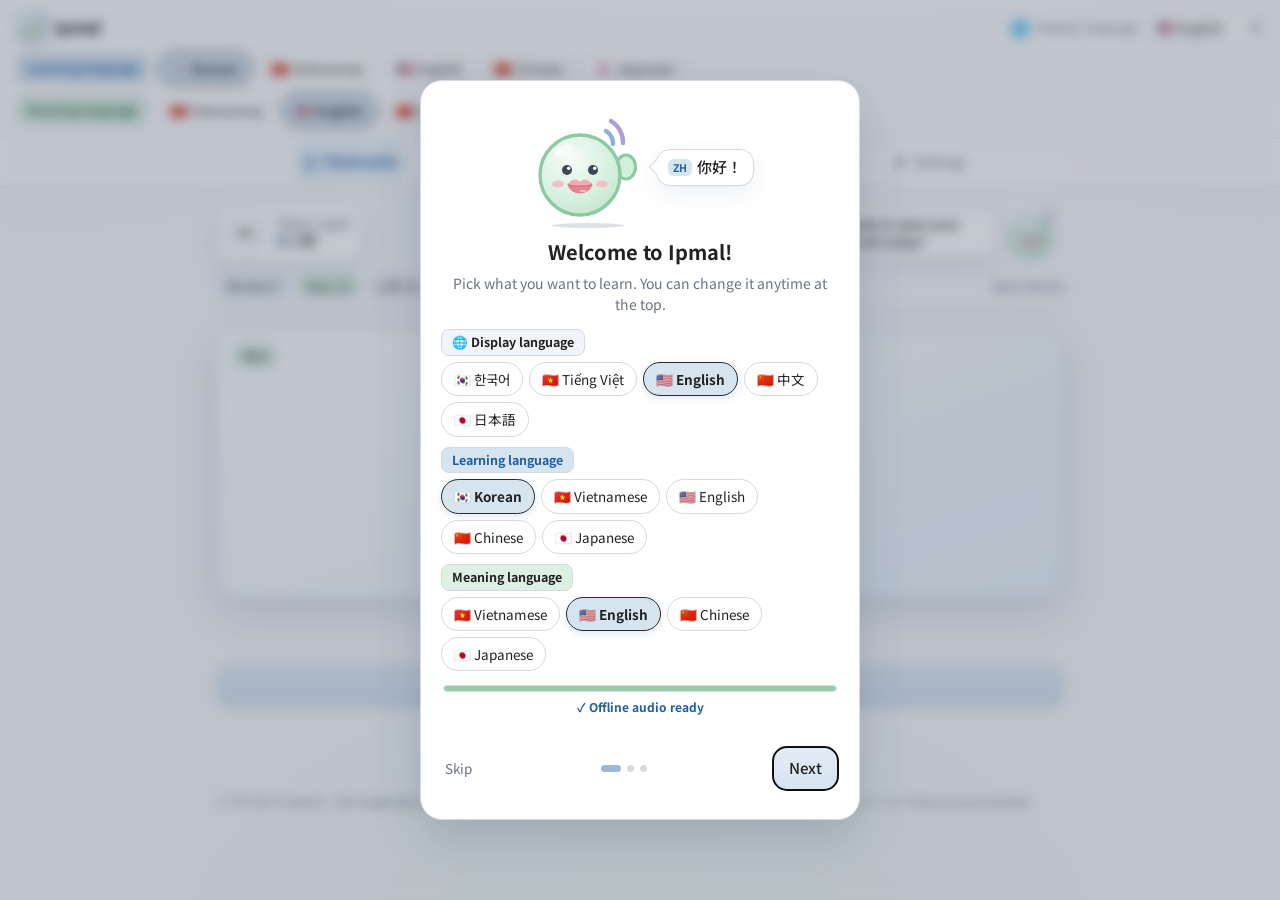
<file: index.html>
<!DOCTYPE html>
<html lang="ko">
<head>
<meta charset="UTF-8">
<meta name="viewport" content="width=device-width, initial-scale=1">
<!-- Google 번역 음성(베트남어)이 출처 헤더로 차단되지 않도록 -->
<meta name="referrer" content="no-referrer">
<title>입말 Ipmal</title>
<link rel="preconnect" href="https://fonts.googleapis.com">
<link rel="stylesheet" href="https://fonts.googleapis.com/css2?family=Noto+Sans+KR:wght@400;500;700&family=Noto+Sans+SC:wght@400;500;700&family=Noto+Sans+JP:wght@400;500;700&display=swap">
<link rel="stylesheet" href="css/style.css">
<link rel="manifest" href="manifest.webmanifest">
<meta name="theme-color" content="#D6E4F0">
<link rel="apple-touch-icon" href="icons/apple-touch-icon.png">
<link rel="icon" type="image/png" sizes="32x32" href="icons/favicon-32.png">
<link rel="icon" type="image/svg+xml" href="icons/icon.svg">
<meta name="apple-mobile-web-app-capable" content="yes">
<meta name="apple-mobile-web-app-title" content="입말">
</head>
<body>
<header class="top">
  <div class="top-row">
    <div class="brand"><img class="logo" src="icons/icon.svg" alt=""><span id="appTitle">입말</span></div>
    <label class="ui-lang"><span class="globe">🌐</span><span id="uiLabel">화면 언어</span>
      <select id="uiLang" aria-label="Display language"></select></label>
  </div>
  <div class="sel-row">
    <span class="sel-label tgt" id="tgtLabel">학습 언어</span>
    <div class="chip-scroll" id="tgtChips"></div>
  </div>
  <div class="sel-row">
    <span class="sel-label nat" id="natLabel">뜻 언어</span>
    <div class="chip-scroll" id="natChips"></div>
  </div>
</header>

<nav class="tabs" id="tabs">
  <a href="#study" data-view="study"><i>🃏</i><span></span></a>
  <a href="#quiz" data-view="quiz"><i>✏️</i><span></span></a>
  <a href="#speak" data-view="speak"><i>🎤</i><span></span></a>
  <a href="#words" data-view="words"><i>📖</i><span></span></a>
  <a href="#stats" data-view="stats"><i>📊</i><span></span></a>
  <a href="#setup" data-view="setup"><i>⚙️</i><span></span></a>
</nav>

<main>
  <section id="view-study" class="view"></section>
  <section id="view-quiz" class="view"></section>
  <section id="view-speak" class="view"></section>
  <section id="view-words" class="view"></section>
  <section id="view-stats" class="view"></section>
  <section id="view-setup" class="view"></section>
</main>

<footer class="foot" id="foot"></footer>

<div id="toast" class="toast" role="status" aria-live="polite"></div>

<script src="js/i18n.js"></script>
<script src="js/data.js"></script>
<script src="js/store.js"></script>
<script src="js/srs.js"></script>
<script src="js/tts.js"></script>
<script src="js/translate.js"></script>
<script src="js/compare.js"></script>
<script src="js/ocr.js"></script>
  <script src="js/pdfdoc.js"></script>
<script src="js/fx.js"></script>
<script src="js/mascot.js"></script>
<script src="js/app.js"></script>
</body>
</html>
</file>
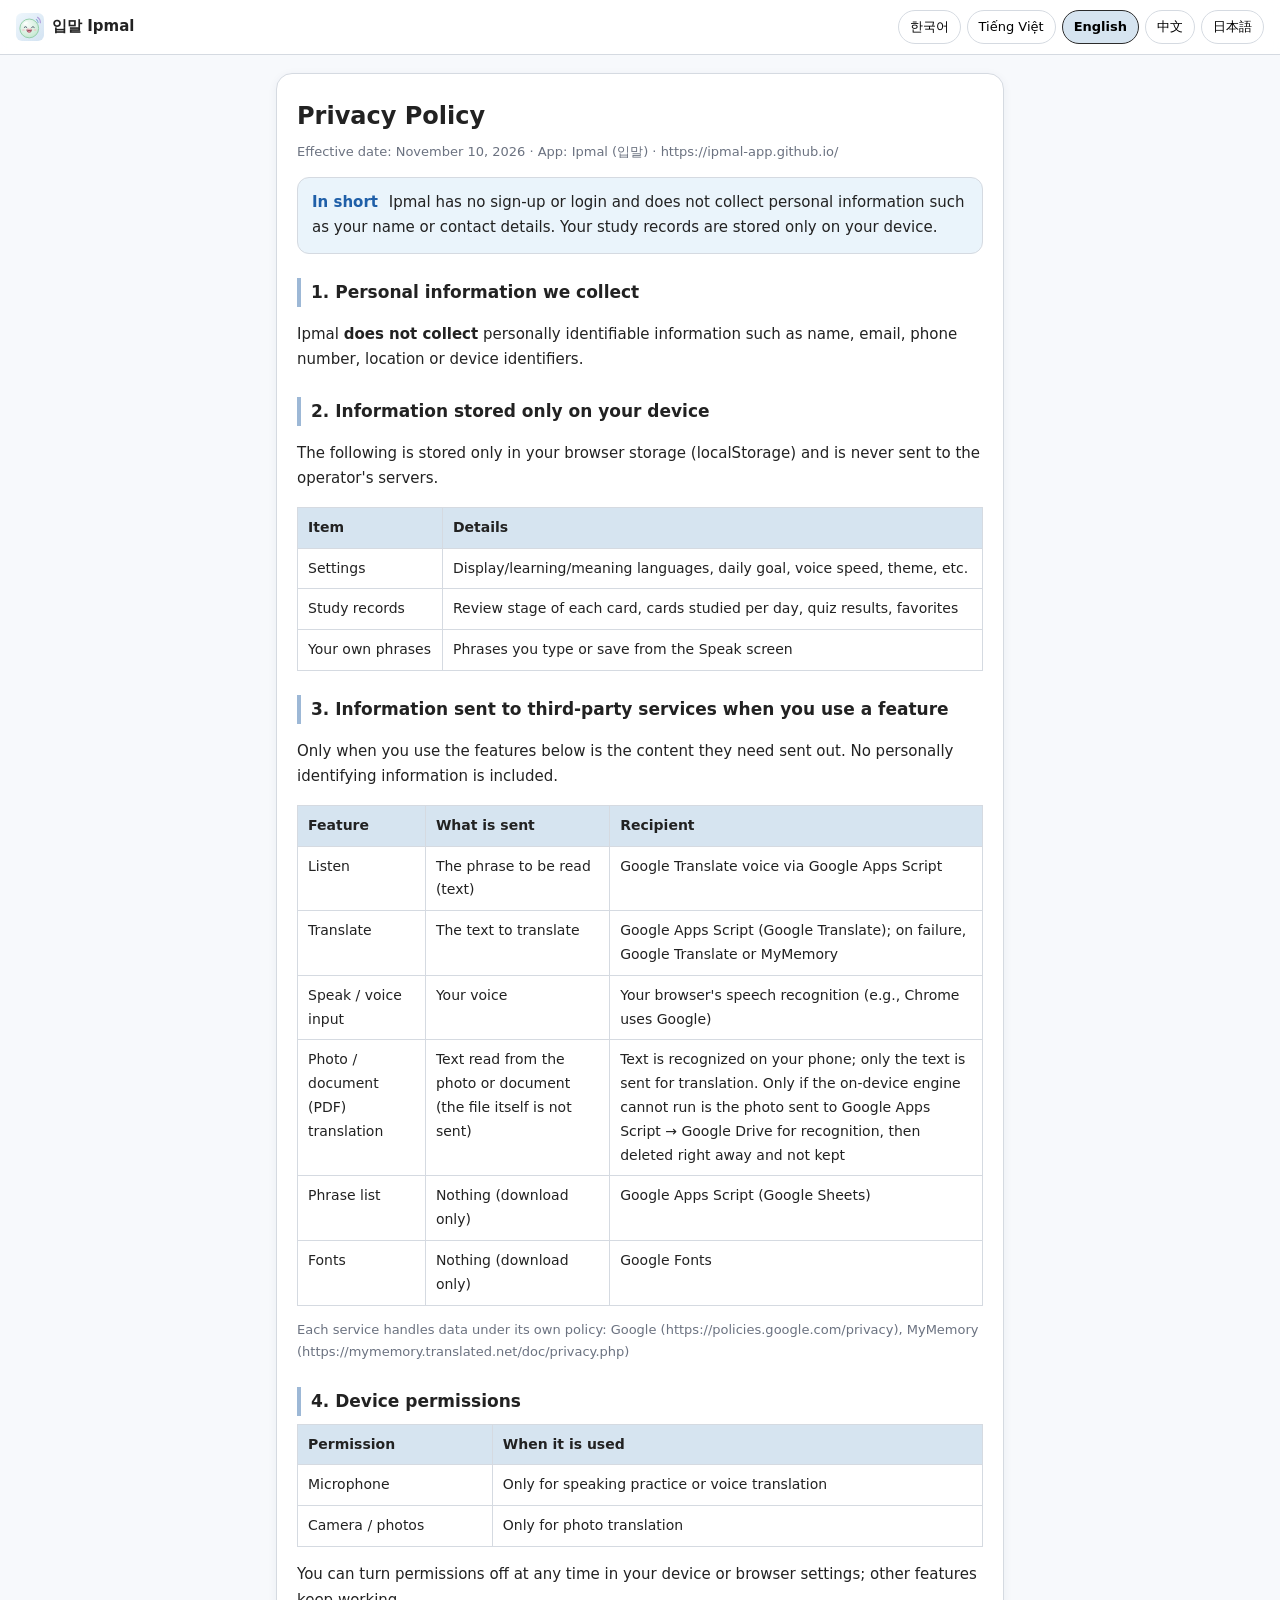
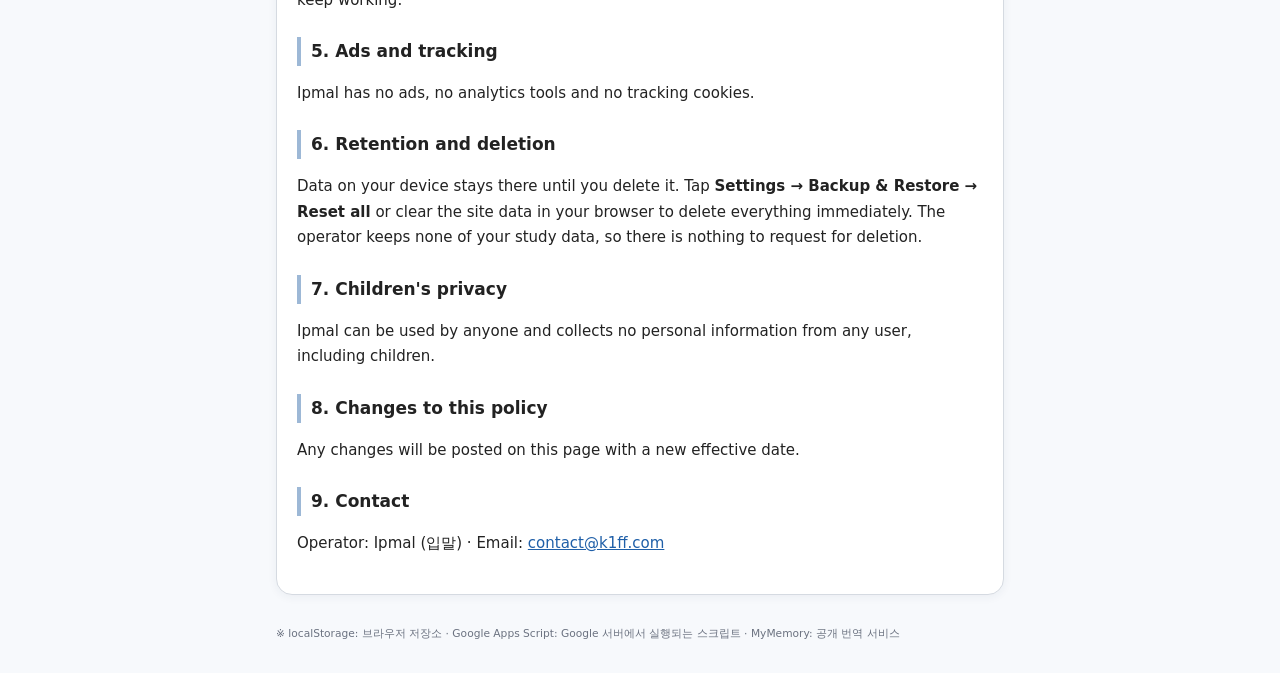
<file: privacy.html>
<!DOCTYPE html>
<html lang="ko">
<head>
<meta charset="UTF-8">
<meta name="viewport" content="width=device-width, initial-scale=1">
<meta name="referrer" content="no-referrer">
<title>입말 Ipmal — 개인정보처리방침 · Privacy Policy</title>
<link rel="icon" type="image/svg+xml" href="icons/icon.svg">
<link rel="stylesheet" href="css/doc.css">
</head>
<body>
<header class="doc-top">
  <a class="back" href="./#setup"><img src="icons/icon.svg" alt=""> 입말 Ipmal</a>
  <nav class="langs" id="langs">
    <button type="button" data-l="ko">한국어</button><button type="button" data-l="vi">Tiếng Việt</button><button type="button" data-l="en">English</button><button type="button" data-l="zh">中文</button><button type="button" data-l="ja">日本語</button>
  </nav>
</header>

<main>
<!-- ===================== 한국어 ===================== -->
<article lang="ko" data-l="ko">
  <h1>개인정보처리방침</h1>
  <p class="meta">시행일: 2026년 11월 10일 · 앱: 입말 (Ipmal) · https://ipmal-app.github.io/</p>
  <div class="sum"><b>한 줄 요약</b> 입말은 회원가입·로그인이 없고, 이름·연락처 같은 개인정보를 수집하지 않습니다. 학습 기록은 사용자의 기기 안에만 저장됩니다.</div>

  <h2>1. 수집하는 개인정보</h2>
  <p>입말은 이름, 이메일, 전화번호, 위치, 기기 식별자 등 개인을 식별할 수 있는 정보를 <b>수집하지 않습니다</b>.</p>

  <h2>2. 기기에만 저장되는 정보</h2>
  <p>아래 정보는 사용자의 브라우저 저장소(localStorage)에만 저장되며, 운영자 서버로 전송되지 않습니다.</p>
  <table><tr><th>항목</th><th>내용</th></tr>
    <tr><td>학습 설정</td><td>화면·학습·뜻 언어, 하루 목표, 음성 속도, 테마 등</td></tr>
    <tr><td>학습 기록</td><td>카드별 복습 단계, 날짜별 학습 수, 퀴즈 결과, 즐겨찾기</td></tr>
    <tr><td>직접 추가한 문장</td><td>사용자가 입력하거나 말하기 화면에서 저장한 문장</td></tr></table>

  <h2>3. 기능 사용 시 외부 서비스로 보내지는 정보</h2>
  <p>아래 기능을 사용할 때에만, 해당 기능에 필요한 내용이 외부 서비스로 전송됩니다. 개인을 식별하는 정보는 함께 보내지 않습니다.</p>
  <table><tr><th>기능</th><th>보내는 내용</th><th>받는 곳</th></tr>
    <tr><td>음성 듣기</td><td>읽어 줄 문장(텍스트)</td><td>Google Apps Script를 거쳐 Google 번역 음성</td></tr>
    <tr><td>번역</td><td>번역할 문장(텍스트)</td><td>Google Apps Script(Google 번역), 실패 시 Google 번역 또는 MyMemory 번역</td></tr>
    <tr><td>말하기·음성 입력</td><td>말한 음성</td><td>브라우저의 음성 인식 기능 (예: Chrome은 Google 음성 인식)</td></tr>
    <tr><td>사진·문서(PDF) 번역</td><td>사진·문서에서 읽은 글자(사진·문서 파일 자체는 보내지 않음)</td><td>글자 인식은 휴대폰 안에서 처리. 읽은 글자만 번역에 사용. 기기에서 인식 엔진을 못 쓰는 경우에 한해 사진을 Google Apps Script → Google Drive 글자 인식으로 보내고, 인식 직후 삭제하며 보관하지 않음</td></tr>
    <tr><td>문장 목록 받기</td><td>없음 (문장 목록만 내려받음)</td><td>Google Apps Script (Google 시트)</td></tr>
    <tr><td>글꼴</td><td>없음 (글꼴 파일만 내려받음)</td><td>Google Fonts</td></tr></table>
  <p class="note">각 외부 서비스의 정보 처리는 해당 회사의 방침을 따릅니다: Google 개인정보처리방침 (https://policies.google.com/privacy), MyMemory (https://mymemory.translated.net/doc/privacy.php)</p>

  <h2>4. 기기 권한</h2>
  <table><tr><th>권한</th><th>사용 시점</th></tr>
    <tr><td>마이크</td><td>말하기 연습, 음성으로 번역할 때만</td></tr>
    <tr><td>카메라·사진</td><td>사진 번역을 할 때만</td></tr></table>
  <p>권한은 언제든 기기·브라우저 설정에서 끌 수 있으며, 꺼도 다른 기능은 그대로 쓸 수 있습니다.</p>

  <h2>5. 광고·추적</h2>
  <p>입말에는 광고, 방문 분석 도구, 추적용 쿠키가 없습니다.</p>

  <h2>6. 보관 기간과 삭제</h2>
  <p>기기에 저장된 정보는 사용자가 지울 때까지 그 기기에 남아 있습니다. <b>설정 → 백업·복원 → 전체 초기화</b>를 누르거나 브라우저의 사이트 데이터를 지우면 즉시 모두 삭제됩니다. 운영자는 사용자의 학습 정보를 보관하지 않으므로 별도로 삭제를 요청할 필요가 없습니다.</p>

  <h2>7. 아동의 개인정보</h2>
  <p>입말은 누구나 이용할 수 있으며, 아동을 포함한 어떤 사용자의 개인정보도 수집하지 않습니다.</p>

  <h2>8. 방침의 변경</h2>
  <p>내용이 바뀌면 이 페이지에 새 시행일과 함께 게시합니다.</p>

  <h2>9. 문의</h2>
  <p>운영: 입말 (Ipmal) · 이메일: <a href="mailto:contact@k1ff.com">contact@k1ff.com</a></p>
</article>

<!-- ===================== Tiếng Việt ===================== -->
<article lang="vi" data-l="vi" hidden>
  <h1>Chính sách quyền riêng tư</h1>
  <p class="meta">Ngày hiệu lực: 10/11/2026 · Ứng dụng: Ipmal (입말) · https://ipmal-app.github.io/</p>
  <div class="sum"><b>Tóm tắt</b> Ipmal không cần đăng ký hay đăng nhập và không thu thập thông tin cá nhân như tên hay số điện thoại. Dữ liệu học chỉ lưu trên thiết bị của bạn.</div>

  <h2>1. Thông tin cá nhân được thu thập</h2>
  <p>Ipmal <b>không thu thập</b> thông tin nhận dạng cá nhân như tên, email, số điện thoại, vị trí hay mã thiết bị.</p>

  <h2>2. Thông tin chỉ lưu trên thiết bị</h2>
  <p>Các thông tin dưới đây chỉ được lưu trong bộ nhớ trình duyệt (localStorage) và không gửi tới máy chủ của nhà vận hành.</p>
  <table><tr><th>Mục</th><th>Nội dung</th></tr>
    <tr><td>Cài đặt học</td><td>Ngôn ngữ giao diện/học/nghĩa, mục tiêu mỗi ngày, tốc độ giọng nói, giao diện…</td></tr>
    <tr><td>Dữ liệu học</td><td>Mức ôn tập của từng thẻ, số thẻ học theo ngày, kết quả trắc nghiệm, mục yêu thích</td></tr>
    <tr><td>Câu tự thêm</td><td>Câu bạn nhập hoặc lưu từ màn hình Nói</td></tr></table>

  <h2>3. Thông tin gửi tới dịch vụ bên ngoài khi dùng tính năng</h2>
  <p>Chỉ khi bạn dùng các tính năng dưới đây, nội dung cần thiết mới được gửi đi. Không kèm thông tin nhận dạng cá nhân.</p>
  <table><tr><th>Tính năng</th><th>Nội dung gửi</th><th>Nơi nhận</th></tr>
    <tr><td>Nghe phát âm</td><td>Câu cần đọc (văn bản)</td><td>Giọng đọc Google Dịch qua Google Apps Script</td></tr>
    <tr><td>Dịch</td><td>Câu cần dịch (văn bản)</td><td>Google Apps Script (Google Dịch); nếu lỗi: Google Dịch hoặc MyMemory</td></tr>
    <tr><td>Nói · nhập bằng giọng</td><td>Giọng nói của bạn</td><td>Tính năng nhận dạng giọng nói của trình duyệt (ví dụ Chrome dùng Google)</td></tr>
    <tr><td>Dịch ảnh / tài liệu (PDF)</td><td>Chữ đọc được từ ảnh/tài liệu (không gửi tệp)</td><td>Nhận dạng chữ ngay trên điện thoại; chỉ gửi chữ để dịch. Chỉ khi máy không chạy được bộ nhận dạng, ảnh mới được gửi tới Google Apps Script → Google Drive để nhận dạng, xóa ngay sau đó và không lưu giữ</td></tr>
    <tr><td>Tải danh sách câu</td><td>Không gửi gì (chỉ tải về)</td><td>Google Apps Script (Google Sheets)</td></tr>
    <tr><td>Phông chữ</td><td>Không gửi gì (chỉ tải về)</td><td>Google Fonts</td></tr></table>
  <p class="note">Việc xử lý thông tin của từng dịch vụ tuân theo chính sách của công ty đó: Google (https://policies.google.com/privacy), MyMemory (https://mymemory.translated.net/doc/privacy.php)</p>

  <h2>4. Quyền trên thiết bị</h2>
  <table><tr><th>Quyền</th><th>Khi nào dùng</th></tr>
    <tr><td>Micro</td><td>Chỉ khi luyện nói hoặc dịch bằng giọng nói</td></tr>
    <tr><td>Camera · Ảnh</td><td>Chỉ khi dịch ảnh</td></tr></table>
  <p>Bạn có thể tắt quyền bất cứ lúc nào trong cài đặt thiết bị/trình duyệt; các tính năng khác vẫn dùng bình thường.</p>

  <h2>5. Quảng cáo · theo dõi</h2>
  <p>Ipmal không có quảng cáo, công cụ phân tích truy cập hay cookie theo dõi.</p>

  <h2>6. Thời gian lưu và xóa</h2>
  <p>Dữ liệu trên thiết bị được giữ cho đến khi bạn xóa. Nhấn <b>Cài đặt → Sao lưu · Khôi phục → Đặt lại tất cả</b> hoặc xóa dữ liệu trang web của trình duyệt để xóa ngay toàn bộ. Nhà vận hành không lưu dữ liệu học của bạn nên không cần yêu cầu xóa riêng.</p>

  <h2>7. Thông tin của trẻ em</h2>
  <p>Ai cũng có thể dùng Ipmal, và ứng dụng không thu thập thông tin cá nhân của bất kỳ ai, kể cả trẻ em.</p>

  <h2>8. Thay đổi chính sách</h2>
  <p>Khi có thay đổi, chúng tôi sẽ đăng tại trang này kèm ngày hiệu lực mới.</p>

  <h2>9. Liên hệ</h2>
  <p>Vận hành: Ipmal (입말) · Email: <a href="mailto:contact@k1ff.com">contact@k1ff.com</a></p>
</article>

<!-- ===================== English ===================== -->
<article lang="en" data-l="en" hidden>
  <h1>Privacy Policy</h1>
  <p class="meta">Effective date: November 10, 2026 · App: Ipmal (입말) · https://ipmal-app.github.io/</p>
  <div class="sum"><b>In short</b> Ipmal has no sign-up or login and does not collect personal information such as your name or contact details. Your study records are stored only on your device.</div>

  <h2>1. Personal information we collect</h2>
  <p>Ipmal <b>does not collect</b> personally identifiable information such as name, email, phone number, location or device identifiers.</p>

  <h2>2. Information stored only on your device</h2>
  <p>The following is stored only in your browser storage (localStorage) and is never sent to the operator's servers.</p>
  <table><tr><th>Item</th><th>Details</th></tr>
    <tr><td>Settings</td><td>Display/learning/meaning languages, daily goal, voice speed, theme, etc.</td></tr>
    <tr><td>Study records</td><td>Review stage of each card, cards studied per day, quiz results, favorites</td></tr>
    <tr><td>Your own phrases</td><td>Phrases you type or save from the Speak screen</td></tr></table>

  <h2>3. Information sent to third-party services when you use a feature</h2>
  <p>Only when you use the features below is the content they need sent out. No personally identifying information is included.</p>
  <table><tr><th>Feature</th><th>What is sent</th><th>Recipient</th></tr>
    <tr><td>Listen</td><td>The phrase to be read (text)</td><td>Google Translate voice via Google Apps Script</td></tr>
    <tr><td>Translate</td><td>The text to translate</td><td>Google Apps Script (Google Translate); on failure, Google Translate or MyMemory</td></tr>
    <tr><td>Speak / voice input</td><td>Your voice</td><td>Your browser's speech recognition (e.g., Chrome uses Google)</td></tr>
    <tr><td>Photo / document (PDF) translation</td><td>Text read from the photo or document (the file itself is not sent)</td><td>Text is recognized on your phone; only the text is sent for translation. Only if the on-device engine cannot run is the photo sent to Google Apps Script → Google Drive for recognition, then deleted right away and not kept</td></tr>
    <tr><td>Phrase list</td><td>Nothing (download only)</td><td>Google Apps Script (Google Sheets)</td></tr>
    <tr><td>Fonts</td><td>Nothing (download only)</td><td>Google Fonts</td></tr></table>
  <p class="note">Each service handles data under its own policy: Google (https://policies.google.com/privacy), MyMemory (https://mymemory.translated.net/doc/privacy.php)</p>

  <h2>4. Device permissions</h2>
  <table><tr><th>Permission</th><th>When it is used</th></tr>
    <tr><td>Microphone</td><td>Only for speaking practice or voice translation</td></tr>
    <tr><td>Camera / photos</td><td>Only for photo translation</td></tr></table>
  <p>You can turn permissions off at any time in your device or browser settings; other features keep working.</p>

  <h2>5. Ads and tracking</h2>
  <p>Ipmal has no ads, no analytics tools and no tracking cookies.</p>

  <h2>6. Retention and deletion</h2>
  <p>Data on your device stays there until you delete it. Tap <b>Settings → Backup &amp; Restore → Reset all</b> or clear the site data in your browser to delete everything immediately. The operator keeps none of your study data, so there is nothing to request for deletion.</p>

  <h2>7. Children's privacy</h2>
  <p>Ipmal can be used by anyone and collects no personal information from any user, including children.</p>

  <h2>8. Changes to this policy</h2>
  <p>Any changes will be posted on this page with a new effective date.</p>

  <h2>9. Contact</h2>
  <p>Operator: Ipmal (입말) · Email: <a href="mailto:contact@k1ff.com">contact@k1ff.com</a></p>
</article>

<!-- ===================== 中文 ===================== -->
<article lang="zh" data-l="zh" hidden>
  <h1>隐私政策</h1>
  <p class="meta">生效日期：2026年11月10日 · 应用：Ipmal（입말）· https://ipmal-app.github.io/</p>
  <div class="sum"><b>摘要</b> Ipmal 无需注册或登录，不收集姓名、联系方式等个人信息。学习记录只保存在您的设备上。</div>

  <h2>1. 收集的个人信息</h2>
  <p>Ipmal <b>不收集</b>姓名、电子邮箱、电话号码、位置、设备标识等可识别个人身份的信息。</p>

  <h2>2. 仅保存在设备上的信息</h2>
  <p>以下信息只保存在浏览器存储（localStorage）中，不会发送到运营方服务器。</p>
  <table><tr><th>项目</th><th>内容</th></tr>
    <tr><td>学习设置</td><td>界面/学习/释义语言、每日目标、语速、主题等</td></tr>
    <tr><td>学习记录</td><td>每张卡片的复习阶段、每日学习数量、测验结果、收藏</td></tr>
    <tr><td>自行添加的句子</td><td>您输入或在“说话”页面保存的句子</td></tr></table>

  <h2>3. 使用功能时发送给外部服务的信息</h2>
  <p>仅在使用以下功能时，才会发送该功能所需的内容，不附带任何可识别个人身份的信息。</p>
  <table><tr><th>功能</th><th>发送内容</th><th>接收方</th></tr>
    <tr><td>听发音</td><td>要朗读的句子（文本）</td><td>经 Google Apps Script 调用 Google 翻译语音</td></tr>
    <tr><td>翻译</td><td>要翻译的文本</td><td>Google Apps Script（Google 翻译）；失败时为 Google 翻译或 MyMemory</td></tr>
    <tr><td>说话 · 语音输入</td><td>您的语音</td><td>浏览器自带的语音识别（如 Chrome 使用 Google）</td></tr>
    <tr><td>拍照 / 文档(PDF)翻译</td><td>从照片或文档中读取的文字（不发送文件本身）</td><td>文字识别在手机上完成，仅发送文字用于翻译。仅当设备无法运行识别引擎时，才将照片发送至 Google Apps Script → Google Drive 识别，识别后立即删除，不予保存</td></tr>
    <tr><td>获取句子列表</td><td>无（仅下载）</td><td>Google Apps Script（Google 表格）</td></tr>
    <tr><td>字体</td><td>无（仅下载）</td><td>Google Fonts</td></tr></table>
  <p class="note">各服务按其自身政策处理信息：Google（https://policies.google.com/privacy）、MyMemory（https://mymemory.translated.net/doc/privacy.php）</p>

  <h2>4. 设备权限</h2>
  <table><tr><th>权限</th><th>使用时机</th></tr>
    <tr><td>麦克风</td><td>仅在说话练习或语音翻译时</td></tr>
    <tr><td>相机 · 照片</td><td>仅在拍照翻译时</td></tr></table>
  <p>您可随时在设备或浏览器设置中关闭权限，其他功能仍可正常使用。</p>

  <h2>5. 广告 · 跟踪</h2>
  <p>Ipmal 没有广告、访问分析工具或跟踪 Cookie。</p>

  <h2>6. 保存期限与删除</h2>
  <p>设备上的信息会一直保留，直到您删除。点击<b>设置 → 备份·恢复 → 全部重置</b>或清除浏览器的网站数据，即可立即全部删除。运营方不保存您的学习信息，因此无需另行申请删除。</p>

  <h2>7. 儿童隐私</h2>
  <p>任何人都可以使用 Ipmal，本应用不收集包括儿童在内的任何用户的个人信息。</p>

  <h2>8. 政策变更</h2>
  <p>如有变更，将在本页面公布并注明新的生效日期。</p>

  <h2>9. 联系方式</h2>
  <p>运营：Ipmal（입말）· 邮箱：<a href="mailto:contact@k1ff.com">contact@k1ff.com</a></p>
</article>

<!-- ===================== 日本語 ===================== -->
<article lang="ja" data-l="ja" hidden>
  <h1>プライバシーポリシー</h1>
  <p class="meta">施行日：2026年11月10日 · アプリ：Ipmal（입말）· https://ipmal-app.github.io/</p>
  <div class="sum"><b>要約</b> Ipmalは会員登録・ログインがなく、氏名や連絡先などの個人情報を収集しません。学習記録はお使いの端末内にのみ保存されます。</div>

  <h2>1. 収集する個人情報</h2>
  <p>Ipmalは氏名、メールアドレス、電話番号、位置情報、端末識別子など、個人を特定できる情報を<b>収集しません</b>。</p>

  <h2>2. 端末にのみ保存される情報</h2>
  <p>以下の情報はブラウザのストレージ（localStorage）にのみ保存され、運営者のサーバーには送信されません。</p>
  <table><tr><th>項目</th><th>内容</th></tr>
    <tr><td>学習設定</td><td>表示・学習・意味の言語、1日の目標、音声速度、テーマなど</td></tr>
    <tr><td>学習記録</td><td>カードごとの復習段階、日別の学習数、クイズ結果、お気に入り</td></tr>
    <tr><td>自分で追加した文</td><td>入力した文や「話す」画面で保存した文</td></tr></table>

  <h2>3. 機能利用時に外部サービスへ送られる情報</h2>
  <p>以下の機能を使うときだけ、その機能に必要な内容が送信されます。個人を特定する情報は含まれません。</p>
  <table><tr><th>機能</th><th>送信内容</th><th>送信先</th></tr>
    <tr><td>音声を聞く</td><td>読み上げる文（テキスト）</td><td>Google Apps Script 経由の Google 翻訳音声</td></tr>
    <tr><td>翻訳</td><td>翻訳する文（テキスト）</td><td>Google Apps Script（Google 翻訳）、失敗時は Google 翻訳または MyMemory</td></tr>
    <tr><td>話す・音声入力</td><td>話した音声</td><td>ブラウザの音声認識機能（例：Chrome は Google）</td></tr>
    <tr><td>写真・文書(PDF)翻訳</td><td>写真・文書から読み取った文字（ファイルそのものは送信しません）</td><td>文字認識はスマホ内で処理し、読み取った文字だけを翻訳に使用。端末で認識エンジンが使えない場合に限り、写真を Google Apps Script → Google Drive の文字認識へ送り、認識直後に削除して保管しません</td></tr>
    <tr><td>文リストの取得</td><td>なし（ダウンロードのみ）</td><td>Google Apps Script（Google スプレッドシート）</td></tr>
    <tr><td>フォント</td><td>なし（ダウンロードのみ）</td><td>Google Fonts</td></tr></table>
  <p class="note">各サービスでの情報の取り扱いは、それぞれの方針に従います：Google（https://policies.google.com/privacy）、MyMemory（https://mymemory.translated.net/doc/privacy.php）</p>

  <h2>4. 端末の権限</h2>
  <table><tr><th>権限</th><th>使う場面</th></tr>
    <tr><td>マイク</td><td>話す練習、音声で翻訳するときのみ</td></tr>
    <tr><td>カメラ・写真</td><td>写真翻訳のときのみ</td></tr></table>
  <p>権限は端末・ブラウザの設定からいつでもオフにでき、ほかの機能はそのまま使えます。</p>

  <h2>5. 広告・トラッキング</h2>
  <p>Ipmalには広告、アクセス解析ツール、トラッキング用Cookieはありません。</p>

  <h2>6. 保存期間と削除</h2>
  <p>端末に保存された情報は、削除するまでその端末に残ります。<b>設定 → バックアップ・復元 → すべて初期化</b>を押すか、ブラウザのサイトデータを消去すると、すぐにすべて削除されます。運営者は学習情報を保管していないため、別途削除を依頼する必要はありません。</p>

  <h2>7. 子どもの個人情報</h2>
  <p>Ipmalは誰でも利用でき、子どもを含むどの利用者の個人情報も収集しません。</p>

  <h2>8. ポリシーの変更</h2>
  <p>変更がある場合は、新しい施行日とともにこのページに掲載します。</p>

  <h2>9. お問い合わせ</h2>
  <p>運営：Ipmal（입말）· メール：<a href="mailto:contact@k1ff.com">contact@k1ff.com</a></p>
</article>
</main>

<footer class="doc-foot">※ localStorage: 브라우저 저장소 · Google Apps Script: Google 서버에서 실행되는 스크립트 · MyMemory: 공개 번역 서비스</footer>
<script src="js/privacy.js"></script>
</body>
</html>
</file>
<file: css/style.css>
/* 5개국어 학습카드 - 파스텔 테마 (원색 미사용) */
:root {
  --bg: #F7F9FC;
  --card: #FFFFFF;
  --soft: #F1F4F8;
  --glass: rgba(255, 255, 255, .78);
  --bg-grad: radial-gradient(1200px 600px at 0% -10%, #EAF4FB 0%, transparent 55%), radial-gradient(900px 500px at 100% 0%, #F5EEF8 0%, transparent 50%), radial-gradient(900px 600px at 50% 110%, #EEF7F0 0%, transparent 55%);
  --line: #D5DAE1;          /* 기본 테두리: 회색 */
  --line-strong: #2B2B2B;   /* 강조 테두리: 진한 검정 */
  --text: #222222;
  --sub: #6B7280;
  --red: #C0392B;           /* 강조 빨강 */
  --blue: #1F5FA8;          /* 강조 파랑 */
  --p-blue: #D6E4F0;
  --p-blue2: #EAF4FB;
  --p-green: #DDF1E3;
  --p-yellow: #FFF3D4;
  --p-pink: #FBE2E4;
  --p-purple: #ECE6F6;
  --radius: 14px;
  --shadow: 0 2px 10px rgba(30, 50, 80, .06);
}
* { box-sizing: border-box; }
html, body { margin: 0; }
body {
  background: var(--bg); color: var(--text);
  font-family: 'Noto Sans KR', 'Noto Sans SC', 'Noto Sans JP', system-ui, sans-serif;
  font-size: 15px; line-height: 1.5;
  padding-bottom: 76px;
}
button, input, select, textarea { font: inherit; color: inherit; }

/* 헤더 */
.top { background: var(--card); border-bottom: 1px solid var(--line); padding: 10px 16px 8px; }
.top-row { display: flex; align-items: center; justify-content: space-between; gap: 8px; margin-bottom: 6px; }
.brand { font-weight: 700; font-size: 17px; display: flex; align-items: center; gap: 6px; }
.logo { width: 32px; height: 32px; border-radius: 8px; display: block; }
.ui-lang { display: flex; align-items: center; gap: 6px; font-size: 12.5px; color: var(--sub); }
.ui-lang select { width: auto; padding: 5px 8px; font-size: 13.5px; color: var(--text); }
.ui-lang .globe { font-size: 16px; }
.sel-row { display: flex; align-items: center; gap: 8px; margin-top: 6px; }
.sel-label {
  flex: 0 0 auto; min-width: 84px; text-align: center; font-size: 12.5px; font-weight: 700;
  padding: 5px 10px; border-radius: 8px; border: 1px solid var(--line);
}
.sel-label.tgt { background: var(--p-blue); color: var(--blue); }
.sel-label.nat { background: var(--p-green); color: #2F6B45; }
.chip-scroll { display: flex; gap: 6px; overflow-x: auto; scrollbar-width: none; padding: 1px; }
.chip-scroll::-webkit-scrollbar { display: none; }

/* 탭 */
.tabs {
  position: fixed; bottom: 0; left: 0; right: 0; z-index: 10;
  display: flex; background: var(--card); border-top: 1px solid var(--line);
  padding-bottom: env(safe-area-inset-bottom);
}
.tabs a {
  flex: 1; text-align: center; padding: 8px 1px 9px; font-size: 11px; line-height: 1.2; color: var(--sub); text-decoration: none;
  display: flex; flex-direction: column; align-items: center; gap: 2px;
}
.tabs a i { font-style: normal; font-size: 19px; }
.tabs a.on { color: var(--blue); font-weight: 700; background: var(--p-blue2); }

main { max-width: 880px; margin: 0 auto; padding: 16px; }
.view { display: none; }
.view.active { display: block; animation: fade .2s ease; }
@keyframes fade { from { opacity: 0; transform: translateY(4px); } to { opacity: 1; transform: none; } }

/* 공통 요소 */
.panel { background: var(--card); border: 1px solid var(--line); border-radius: var(--radius); padding: 18px; margin-bottom: 14px; box-shadow: var(--shadow); }
.panel.center { text-align: center; }
h2 { font-size: 20px; margin: 4px 0 12px; }
h3 { font-size: 16px; margin: 0 0 12px; }
h2.sec { margin: 4px 0 14px; }
.sub { font-size: 13px; color: var(--sub); font-weight: 400; margin-left: 6px; }
.row { display: flex; align-items: center; margin: 12px 0; }
.row.center { justify-content: center; }
.row.gap { gap: 8px; }
.row.wrap { flex-wrap: wrap; }
.note { font-size: 12.5px; color: var(--sub); margin: 8px 0; }
.lbl { display: block; font-size: 13px; color: var(--sub); margin: 10px 0 4px; }
.grid2 { display: grid; grid-template-columns: 1fr 1fr; gap: 0 14px; }
.red-t { color: var(--red); }
.blue-t { color: var(--blue); }
.big-emoji { font-size: 44px; }

input[type=text], input[type=search], input[type=url], select, textarea {
  width: 100%; padding: 10px 12px; border: 1px solid var(--line); border-radius: 10px; background: var(--card); outline: none;
}
input:focus, select:focus, textarea:focus { border-color: var(--line-strong); }
input[type=range] { width: 100%; accent-color: #8FB3D9; }
.check { display: flex; align-items: center; gap: 8px; margin-top: 12px; font-size: 14px; }
.check input { width: 18px; height: 18px; accent-color: #8FB3D9; }

.btn {
  display: inline-flex; flex-direction: column; align-items: center; justify-content: center;
  padding: 10px 16px; border-radius: 12px; border: 1px solid var(--line); background: var(--card);
  cursor: pointer; text-decoration: none; font-weight: 500; min-height: 44px; transition: transform .08s, border-color .15s;
}
.btn:hover { border-color: var(--line-strong); }
.btn:active { transform: scale(.97); }
.btn small { font-size: 11px; color: var(--sub); font-weight: 400; }
.btn.blue { background: var(--p-blue); }
.btn.green { background: var(--p-green); }
.btn.yellow { background: var(--p-yellow); }
.btn.red { background: var(--p-pink); }
.btn.wide { width: 100%; }
.btn.round { border-radius: 999px; padding: 8px 18px; min-height: 40px; flex-direction: row; gap: 4px; background: var(--p-blue2); }
.btn.file { position: relative; overflow: hidden; }
.btn.file input { position: absolute; inset: 0; opacity: 0; cursor: pointer; }

.chip { padding: 6px 12px; border-radius: 999px; border: 1px solid var(--line); background: var(--card); cursor: pointer; white-space: nowrap; font-size: 13.5px; }
.chip.on { background: var(--p-blue); border-color: var(--line-strong); font-weight: 700; }
.chips { display: flex; flex-wrap: wrap; gap: 6px; }
.chips select { width: auto; padding: 6px 10px; }

.pill { display: inline-block; padding: 3px 10px; border-radius: 999px; font-size: 12.5px; background: var(--soft); border: 1px solid var(--line); }
.pill.blue { background: var(--p-blue2); }
.pill.green { background: var(--p-green); }
.meta { display: flex; flex-wrap: wrap; gap: 6px; align-items: center; margin-bottom: 8px; }
.meta .cat { margin-left: auto; font-size: 12.5px; color: var(--sub); }
.bar { height: 6px; background: var(--soft); border-radius: 99px; overflow: hidden; margin-bottom: 14px; }
.bar i { display: block; height: 100%; background: #A9C7E6; border-radius: 99px; transition: width .3s; }

/* 카드 */
.card {
  position: relative; width: 100%; min-height: 260px; padding: 36px 20px 26px;
  background: linear-gradient(180deg, #fff 0%, var(--p-blue2) 100%);
  border: 1px solid var(--line); border-radius: 20px; box-shadow: var(--shadow);
  display: flex; flex-direction: column; align-items: center; justify-content: center; gap: 8px; cursor: pointer; text-align: center;
}
.card.flipped { border-color: var(--line-strong); }
.card .tag { position: absolute; top: 12px; left: 14px; font-size: 11.5px; padding: 2px 9px; border-radius: 99px; border: 1px solid var(--line); background: var(--card); }
.tag-new { background: var(--p-green) !important; }
.tag-again { background: var(--p-pink) !important; }
.face-main { font-size: 30px; font-weight: 700; line-height: 1.35; word-break: keep-all; }
.face-back { font-size: 21px; font-weight: 500; color: var(--blue); word-break: keep-all; }
.pron { display: block; font-size: 14.5px; color: var(--sub); font-style: italic; }
.divider { width: 60%; height: 1px; background: var(--line); margin: 8px 0; }
.hint { font-size: 13px; color: var(--sub); margin-top: 10px; }
.grade { display: grid; grid-template-columns: repeat(3, 1fr); gap: 10px; margin-top: 6px; }
.grade .wide { grid-column: 1 / -1; }
.keys { text-align: center; font-size: 12px; color: var(--sub); margin-top: 14px; }

.lang-zh { font-family: 'Noto Sans SC', 'Noto Sans KR', sans-serif; }
.lang-ja { font-family: 'Noto Sans JP', 'Noto Sans KR', sans-serif; }

/* 퀴즈 */
.qbox { background: var(--card); border: 1px solid var(--line); border-radius: 18px; padding: 24px 16px; text-align: center; margin-bottom: 14px; box-shadow: var(--shadow); }
.q-main { font-size: 26px; font-weight: 700; word-break: keep-all; margin-bottom: 4px; }
.qbox .btn.round { margin-top: 12px; }
.opts { display: grid; gap: 10px; }
.opt {
  text-align: left; padding: 13px 14px; border-radius: 12px; border: 1px solid var(--line); background: var(--card); cursor: pointer; font-size: 16px;
}
.opt b { display: inline-grid; place-items: center; width: 24px; height: 24px; border-radius: 6px; background: var(--soft); font-size: 12.5px; margin-right: 6px; }
.opt:hover:not(:disabled) { border-color: var(--line-strong); }
.opt.right { background: var(--p-green); border-color: var(--line-strong); }
.opt.wrong { background: var(--p-pink); }
.opt.dim { opacity: .55; }
.feedback { margin: 14px 0 10px; padding: 12px 14px; border-radius: 12px; border: 1px solid var(--line); font-weight: 700; }
.feedback.ok { background: var(--p-green); color: var(--blue); }
.feedback.ng { background: var(--p-pink); color: var(--red); }
.fb-detail { font-weight: 400; color: var(--text); margin-top: 4px; }
.fb-detail .pron { display: inline; margin: 0 4px; }
.score { margin: 10px 0 16px; }
.score b { display: block; font-size: 44px; }
.score span { color: var(--sub); }

/* 말하기 번역 */
.dir { display: flex; align-items: center; justify-content: center; gap: 8px; margin-bottom: 16px; }
.dir .pill { font-size: 14px; padding: 5px 14px; }
.ic.swap { font-size: 18px; }
.mic {
  width: 96px; height: 96px; border-radius: 50%; border: 1px solid var(--line); background: var(--p-blue2);
  font-size: 40px; cursor: pointer; box-shadow: var(--shadow); transition: transform .1s;
}
.mic:active { transform: scale(.95); }
.mic.on { background: var(--p-pink); border-color: var(--line-strong); animation: pulse 1.2s infinite; }
@keyframes pulse { 0% { box-shadow: 0 0 0 0 rgba(224, 140, 150, .45); } 100% { box-shadow: 0 0 0 22px rgba(224, 140, 150, 0); } }
.heard { min-height: 30px; font-size: 18px; margin: 6px 0 14px; word-break: keep-all; }
.type-row { display: grid; grid-template-columns: 1fr auto; gap: 8px; }
.result { text-align: center; border-color: var(--line-strong); }
.result .src { font-size: 15px; color: var(--sub); }
.result .dst { font-size: 28px; font-weight: 700; color: var(--blue); margin: 8px 0 2px; word-break: keep-all; }
.btn:disabled { opacity: .7; cursor: default; }

/* 말하기 / 사진 번역 전환 */
.seg { display: grid; grid-template-columns: 1fr 1fr; gap: 6px; margin-bottom: 12px; background: var(--card); border: 1px solid var(--line); border-radius: 12px; padding: 4px; }
.seg button { border: none; background: transparent; padding: 10px; border-radius: 9px; cursor: pointer; font-weight: 500; }
.seg button.on { background: var(--p-blue); color: var(--blue); font-weight: 700; }
.grid2.left { text-align: left; }
.to-lang { display: block; text-align: center; padding: 9px 12px; font-size: 13.5px; }
.photo-btns { display: grid; grid-template-columns: 1fr 1fr; gap: 8px; margin-top: 14px; }
.photo-btn { min-height: 54px; font-size: 15px; }
.photo-btn.wide { grid-column: 1 / -1; min-height: 48px; }
.pv-nav { display: flex; align-items: center; justify-content: center; gap: 14px; margin: 8px 0 4px; font-weight: 600; color: var(--ink, #333); }
.pv-nav .ic[disabled] { opacity: .35; }
.photo-prev.doc { background: #fff; border: 1px solid #d5d9e0; max-height: none; width: 100%; border-radius: 6px; }
.photo-prev { max-width: 100%; max-height: 260px; border-radius: 12px; border: 1px solid var(--line); margin-top: 6px; object-fit: contain; }
#pStatus.busy { color: var(--blue); font-weight: 700; animation: blink 1.2s infinite; }
@keyframes blink { 50% { opacity: .45; } }
.dst-line { color: var(--blue) !important; font-size: 14.5px !important; }

/* 따라 말하기·받아쓰기 */
.mic-s { background: var(--p-pink); }
.mic-s.rec, .btn.rec { border-color: var(--line-strong); animation: pulse 1.2s infinite; }
.diff { margin: 8px 0 4px; font-size: 19px; line-height: 1.7; word-break: keep-all; }
.tk { padding: 1px 3px; border-radius: 5px; }
.tk.ok { color: var(--blue); background: var(--p-blue2); }
.tk.ng { color: var(--red); background: var(--p-pink); text-decoration: underline; }
.shadow-res { margin: 12px 0; padding: 12px 14px; border-radius: 12px; border: 1px solid var(--line); text-align: center; background: var(--card); }
.shadow-res.ok b { color: var(--blue); }
.shadow-res.ng b { color: var(--red); }
.weak-banner { text-align: center; margin: 10px 0 0; font-size: 13px; color: var(--red); font-weight: 700; }
#dForm { margin-bottom: 12px; }

/* 단어장 */
.toolbar { display: grid; grid-template-columns: 1fr 150px auto; gap: 8px; align-items: center; }
.count { margin-left: auto; font-size: 13px; color: var(--sub); }
.wlist { background: var(--card); border: 1px solid var(--line); border-radius: var(--radius); overflow: hidden; }
.wrow { display: flex; align-items: center; gap: 10px; padding: 10px 12px; border-bottom: 1px solid #EEF0F3; }
.wrow:last-child { border-bottom: none; }
.wtxt { flex: 1; min-width: 0; }
.wtxt b { display: block; font-size: 16px; }
.wtxt .pron { font-size: 12.5px; }
.mean { display: block; font-size: 13.5px; color: var(--sub); }
.ic { border: 1px solid var(--line); background: var(--card); border-radius: 10px; min-width: 38px; height: 38px; cursor: pointer; font-size: 15px; }
.ic.star { color: #C9CED6; }
.ic.star.on { color: #E3B341; background: var(--p-yellow); }
.ic.del.armed { background: var(--p-pink); color: var(--red); font-size: 12px; padding: 0 6px; }
.badge { font-size: 11.5px; padding: 2px 8px; border-radius: 99px; border: 1px solid var(--line); white-space: nowrap; }
.b-none { background: var(--soft); color: var(--sub); }
.b-ing { background: var(--p-yellow); }
.b-done { background: var(--p-green); color: var(--blue); }
.empty { padding: 30px; text-align: center; color: var(--sub); }
.addform { margin-top: 10px; }
.addform .btn { margin-top: 14px; }
.csvout { margin-top: 10px; min-height: 90px; font-family: ui-monospace, monospace; font-size: 12px; }

/* 학습현황 */
.tiles { display: grid; grid-template-columns: repeat(6, 1fr); gap: 10px; margin-bottom: 14px; }
.tile { background: var(--card); border: 1px solid var(--line); border-radius: var(--radius); padding: 12px; box-shadow: var(--shadow); }
.tile span { display: block; font-size: 12.5px; color: var(--sub); }
.tile b { font-size: 26px; }
.tile small { font-size: 13px; font-weight: 400; margin-left: 2px; color: var(--sub); }
.chart-head { display: flex; flex-wrap: wrap; gap: 8px; align-items: center; justify-content: space-between; margin-bottom: 6px; }
.chart-head h3 { margin: 0; }
.chart { width: 100%; height: auto; display: block; }
.chart .gl { stroke: #EDF0F4; }
.chart .ax { font-size: 11px; fill: #8A929E; }
.chart .vl { font-size: 11px; fill: var(--text); }
.chart .br { fill: #BCD4EC; }
.chart .br.today { fill: #8FB3D9; }
.tbl { width: 100%; border-collapse: collapse; font-size: 14px; }
.tbl th, .tbl td { border: 1px solid var(--line); padding: 8px; text-align: center; }
.tbl th { background: var(--p-blue); font-weight: 500; }
.tbl tr.sum td { background: var(--p-blue2); font-weight: 700; }
.panel .tbl td:first-child { text-align: left; }

.foot { max-width: 880px; margin: 8px auto 0; padding: 0 16px 16px; font-size: 8pt; color: var(--sub); }

/* 토스트 */
.toast {
  position: fixed; left: 50%; bottom: 90px; transform: translateX(-50%) translateY(20px); opacity: 0; pointer-events: none;
  background: var(--card); border: 1px solid var(--line-strong); border-radius: 12px; padding: 10px 16px; max-width: 92vw;
  box-shadow: 0 6px 20px rgba(0, 0, 0, .12); transition: .25s; z-index: 50; font-size: 14px;
}
.toast.show { opacity: 1; transform: translateX(-50%); }
.toast.err { background: var(--p-pink); color: var(--red); }

/* PC */
@media (min-width: 860px) {
  body { padding-bottom: 0; }
  .tabs { position: sticky; top: 0; bottom: auto; justify-content: center; border-top: none; border-bottom: 1px solid var(--line); z-index: 9; }
  .tabs a { flex: 0 0 112px; flex-direction: row; justify-content: center; gap: 6px; font-size: 14px; padding: 11px 0; }
  .tabs a i { font-size: 15px; }
  .face-main { font-size: 36px; }
  .card { min-height: 300px; }
  .toast { bottom: 30px; }
}
@media (max-width: 600px) {
  .tiles { grid-template-columns: repeat(3, 1fr); }
  .tile b { font-size: 21px; }
  .toolbar { grid-template-columns: 1fr 1fr; }
  .toolbar input { grid-column: 1 / -1; }
  .grid2 { grid-template-columns: 1fr; }
  .face-main { font-size: 26px; }
  .brand { font-size: 15px; }
  #uiLabel { display: none; }
  .sel-label { min-width: 0; padding: 5px 8px; font-size: 12px; }
  .chip { padding: 5px 10px; font-size: 13px; }
  .tbl { font-size: 12.5px; }
  .tbl th, .tbl td { padding: 6px 4px; }
}

/* =====================================================================
 * v2 디자인 (2026-11-10): 파스텔 유리 질감 · 부드러운 그림자 · 학습 피드백 애니메이션
 * ===================================================================== */
:root {
  --radius: 18px;
  --shadow: 0 1px 2px rgba(30, 50, 80, .04), 0 8px 24px rgba(30, 60, 110, .07);
  --shadow-lg: 0 2px 6px rgba(30, 50, 80, .05), 0 16px 40px rgba(30, 60, 110, .12);
  --ease: cubic-bezier(.2, .8, .2, 1);
  --bounce: cubic-bezier(.34, 1.56, .64, 1);
}
/* 어두운 테마 (선택 시) */
:root[data-theme="dark"] {
  --bg: #161B26; --card: #212838; --soft: #2A3245; --glass: rgba(26, 32, 46, .82);
  --line: #39435A; --line-strong: #C9D3E3; --text: #E8EDF5; --sub: #9AA6BA;
  --red: #F2A0A8; --blue: #9EC3EE;
  --p-blue: #2C3E5A; --p-blue2: #243349; --p-green: #24413A; --p-yellow: #4A4128; --p-pink: #4A2E35; --p-purple: #3A3352;
  --bg-grad: radial-gradient(1200px 600px at 0% -10%, #1E2A40 0%, transparent 55%), radial-gradient(900px 500px at 100% 0%, #2A2340 0%, transparent 50%);
  --shadow: 0 1px 2px rgba(0, 0, 0, .25), 0 8px 24px rgba(0, 0, 0, .25);
}
@media (prefers-color-scheme: dark) {
  :root[data-theme="auto"] {
    --bg: #161B26; --card: #212838; --soft: #2A3245; --glass: rgba(26, 32, 46, .82);
    --line: #39435A; --line-strong: #C9D3E3; --text: #E8EDF5; --sub: #9AA6BA;
    --red: #F2A0A8; --blue: #9EC3EE;
    --p-blue: #2C3E5A; --p-blue2: #243349; --p-green: #24413A; --p-yellow: #4A4128; --p-pink: #4A2E35; --p-purple: #3A3352;
    --bg-grad: radial-gradient(1200px 600px at 0% -10%, #1E2A40 0%, transparent 55%), radial-gradient(900px 500px at 100% 0%, #2A2340 0%, transparent 50%);
    --shadow: 0 1px 2px rgba(0, 0, 0, .25), 0 8px 24px rgba(0, 0, 0, .25);
  }
}
body { background: var(--bg-grad), var(--bg); background-attachment: fixed; transition: background-color .3s; }
::selection { background: var(--p-blue); }

/* 헤더·탭: 반투명 유리 */
.top { background: var(--glass); backdrop-filter: blur(14px); -webkit-backdrop-filter: blur(14px); border-bottom: 1px solid var(--line); }
.brand { letter-spacing: -.2px; }
.logo { box-shadow: 0 2px 8px rgba(30, 60, 110, .15); transition: transform .4s var(--bounce); }
.brand:hover .logo { transform: rotate(-8deg) scale(1.08); }
.tabs { background: var(--glass); backdrop-filter: blur(14px); -webkit-backdrop-filter: blur(14px); }
.tabs a { transition: color .2s, background .2s; border-radius: 12px; margin: 4px 2px; }
.tabs a.on i { animation: tabPop .45s var(--bounce); }
@keyframes tabPop { 0% { transform: scale(.7) translateY(4px); } 100% { transform: none; } }
.chip { transition: transform .15s var(--ease), background .2s, border-color .2s; }
.chip:active { transform: scale(.94); }
.chip.on { box-shadow: 0 2px 8px rgba(31, 95, 168, .15); }

/* 화면 전환 */
.view.active { animation: viewIn .35s var(--ease); }
@keyframes viewIn { from { opacity: 0; transform: translateY(10px); } to { opacity: 1; transform: none; } }

/* 패널·버튼 */
.panel, .tile, .wlist, .qbox { border-color: color-mix(in srgb, var(--line) 80%, transparent); box-shadow: var(--shadow); }
.panel { border-radius: 20px; }
.btn { border-radius: 14px; transition: transform .12s var(--ease), box-shadow .2s, border-color .2s, background .2s; box-shadow: 0 1px 2px rgba(30, 50, 80, .05); }
.btn:hover { box-shadow: 0 4px 14px rgba(30, 60, 110, .12); transform: translateY(-1px); }
.btn:active { transform: scale(.96); box-shadow: none; }
.btn.blue { background: linear-gradient(180deg, color-mix(in srgb, var(--p-blue) 70%, var(--card)), var(--p-blue)); }
.btn.green { background: linear-gradient(180deg, color-mix(in srgb, var(--p-green) 70%, var(--card)), var(--p-green)); }
.btn.yellow { background: linear-gradient(180deg, color-mix(in srgb, var(--p-yellow) 70%, var(--card)), var(--p-yellow)); }
.btn.red { background: linear-gradient(180deg, color-mix(in srgb, var(--p-pink) 70%, var(--card)), var(--p-pink)); }
.ic { transition: transform .15s var(--bounce), background .2s; }
.ic:active { transform: scale(.85); }
.ic.star.on { animation: starPop .4s var(--bounce); }
@keyframes starPop { 0% { transform: scale(.6) rotate(-30deg); } 100% { transform: none; } }

/* 진행 막대: 파스텔 그라데이션 + 반짝임 */
.bar { height: 8px; background: var(--soft); }
.bar i { background: linear-gradient(90deg, #BCD4EC, #B9A9DC, #97CDA8); background-size: 200% 100%; animation: barShine 3s linear infinite; transition: width .5s var(--ease); }
@keyframes barShine { to { background-position: -200% 0; } }

/* 3D 카드 */
.card3d { display: block; width: 100%; padding: 0; border: none; background: none; cursor: pointer; perspective: 1400px; font: inherit; color: inherit; -webkit-tap-highlight-color: transparent; }
.card-inner { display: grid; position: relative; transform-style: preserve-3d; transition: transform .6s var(--ease); }
.card3d.flipped .card-inner { transform: rotateY(180deg); }
.card3d .face {
  grid-area: 1 / 1; min-height: 270px; padding: 40px 22px 28px; border-radius: 24px;
  display: flex; flex-direction: column; align-items: center; justify-content: center; gap: 8px; text-align: center;
  backface-visibility: hidden; -webkit-backface-visibility: hidden;
  background: linear-gradient(160deg, var(--card) 0%, var(--p-blue2) 100%);
  border: 1px solid var(--line); box-shadow: var(--shadow-lg);
}
.card3d .face.back { transform: rotateY(180deg); background: linear-gradient(160deg, var(--card) 0%, var(--p-green) 140%); border-color: var(--line-strong); }
.card3d .face .tag { position: absolute; top: 14px; left: 16px; }
.face-small { font-size: 17px; color: var(--sub); font-weight: 500; }
.card3d:hover .face.front { box-shadow: 0 2px 6px rgba(30, 50, 80, .05), 0 20px 44px rgba(30, 60, 110, .15); }
.card3d .hint { animation: hintBob 2.2s ease-in-out infinite; }
@keyframes hintBob { 50% { transform: translateY(-3px); opacity: .7; } }
.card-in { animation: cardIn .45s var(--ease); }
@keyframes cardIn { from { opacity: 0; transform: translateX(46px) rotate(2deg); } to { opacity: 1; transform: none; } }
.out-good { animation: outGood .26s ease-in forwards; }
.out-mid { animation: outMid .26s ease-in forwards; }
.out-bad { animation: outBad .26s ease-in forwards; }
@keyframes outGood { to { opacity: 0; transform: translateX(-70px) rotate(-5deg); filter: drop-shadow(0 0 18px #97CDA8); } }
@keyframes outMid { to { opacity: 0; transform: translateY(-30px) scale(.96); } }
@keyframes outBad { 0% { transform: translateX(0); } 25% { transform: translateX(-8px); } 50% { transform: translateX(8px); } 100% { opacity: 0; transform: translateX(70px) rotate(4deg); } }
.grade-in .btn { animation: gradeIn .35s var(--bounce) backwards; }
.grade-in .btn:nth-child(2) { animation-delay: .05s; }
.grade-in .btn:nth-child(3) { animation-delay: .1s; }
@keyframes gradeIn { from { opacity: 0; transform: translateY(12px) scale(.95); } }

/* 퀴즈 정답·오답 */
.opt { transition: transform .12s var(--ease), border-color .2s, background .2s, box-shadow .2s; box-shadow: 0 1px 2px rgba(30, 50, 80, .04); }
.opt:hover:not(:disabled) { transform: translateX(3px); box-shadow: var(--shadow); }
.opt.right { animation: rightPop .45s var(--bounce); box-shadow: 0 0 0 3px color-mix(in srgb, #97CDA8 55%, transparent); }
.opt.wrong { animation: shake .4s ease; }
@keyframes rightPop { 0% { transform: scale(.96); } 60% { transform: scale(1.03); } 100% { transform: none; } }
@keyframes shake { 20%, 60% { transform: translateX(-6px); } 40%, 80% { transform: translateX(6px); } }
.feedback { animation: slideUp .35s var(--ease); border-radius: 14px; }
@keyframes slideUp { from { opacity: 0; transform: translateY(10px); } }
.score b { animation: scoreIn .6s var(--bounce); }
@keyframes scoreIn { from { transform: scale(.5); opacity: 0; } }
.shadow-res { animation: slideUp .35s var(--ease); }
.tk { transition: background .3s; }
.diff .tk { animation: tkIn .3s var(--ease) backwards; }

/* 마이크: 녹음 중 물결 2겹 */
.mic, .mic-s { position: relative; }
.mic.on::before, .mic.on::after, .btn.rec::before, .btn.rec::after {
  content: ''; position: absolute; inset: -2px; border-radius: inherit; border: 2px solid #E8A3AE; animation: ring 1.6s ease-out infinite; pointer-events: none;
}
.mic.on::after, .btn.rec::after { animation-delay: .8s; }
@keyframes ring { from { transform: scale(1); opacity: .9; } to { transform: scale(1.55); opacity: 0; } }
.mic { transition: transform .2s var(--bounce); }
.mic:hover { transform: scale(1.05); }

/* 학습현황: 수치 타일 순서대로 등장, 막대 자라기 */
.tile { border-radius: 18px; animation: tileIn .45s var(--ease) backwards; animation-delay: var(--d, 0ms); }
@keyframes tileIn { from { opacity: 0; transform: translateY(12px); } }
.tile b em { font-style: normal; }
.flame { font-style: normal; display: inline-block; animation: flame 1.2s ease-in-out infinite; font-size: 18px; }
@keyframes flame { 50% { transform: scale(1.18) rotate(-6deg); } }
svg.grow .br { transform-box: fill-box; transform-origin: bottom; animation: barGrow .6s var(--ease) backwards; }
svg.grow .br:nth-of-type(2n) { animation-delay: .04s; }
svg.grow .br:nth-of-type(3n) { animation-delay: .08s; }
@keyframes barGrow { from { transform: scaleY(0); } }
.chart .br { fill: #C5D8EE; } .chart .br.today { fill: #9DB8D6; }
:root[data-theme="dark"] .chart .br { fill: #3D5578; } :root[data-theme="dark"] .chart .br.today { fill: #6E92C2; }
:root[data-theme="dark"] .chart .gl { stroke: #2E3749; }

/* 목록 행 */
.wrow { transition: background .2s; }
.wrow:hover { background: var(--soft); }
.badge { transition: transform .2s; }
.seg { box-shadow: var(--shadow); border-radius: 16px; }
.seg button { transition: background .25s var(--ease), color .2s; }

/* 토스트: 아래에서 튀어오름 */
.toast { border-radius: 14px; background: var(--card); color: var(--text); transition: transform .35s var(--bounce), opacity .25s; }

/* 색종이 */
.fx-canvas { position: fixed; inset: 0; pointer-events: none; z-index: 60; }

/* 큰 이모지 축하 */
.big-emoji { animation: party 1s var(--bounce); display: inline-block; }
@keyframes party { 0% { transform: scale(.3) rotate(-25deg); } 60% { transform: scale(1.2) rotate(8deg); } 100% { transform: none; } }

/* 어두운 테마 보정 */
:root[data-theme="dark"] .tag-new, :root[data-theme="dark"] .tag-again { color: var(--text); }
:root[data-theme="dark"] .tk.ok { background: #243349; }
:root[data-theme="dark"] .tk.ng { background: #4A2E35; }

/* 애니메이션 줄이기 설정 존중 */
@media (prefers-reduced-motion: reduce) {
  *, *::before, *::after { animation: none !important; transition: none !important; }
  .card-inner { transition: none !important; }
}
@media (max-width: 600px) {
  .card3d .face { min-height: 240px; padding: 36px 16px 24px; }
}
@keyframes tkIn { from { opacity: 0; transform: translateY(4px); } }
.card3d .tag { font-size: 11.5px; padding: 3px 10px; border-radius: 99px; border: 1px solid var(--line); background: var(--card); color: var(--sub); font-weight: 500; }
.card3d .tag-new { background: var(--p-green); color: var(--text); }
.card3d .tag-again { background: var(--p-pink); color: var(--text); }
:root[data-theme="dark"] .sel-label.nat { color: #A7DDB9; }
:root[data-theme="dark"] .sel-label.tgt { color: #9EC3EE; }
@media (prefers-color-scheme: dark) {
  :root[data-theme="auto"] .sel-label.nat { color: #A7DDB9; }
  :root[data-theme="auto"] .sel-label.tgt { color: #9EC3EE; }
  :root[data-theme="auto"] .chart .br { fill: #3D5578; } :root[data-theme="auto"] .chart .br.today { fill: #6E92C2; }
}

/* =====================================================================
 * v3 (2026-11-10): 마스코트 '입말이' · 스와이프 · 스프링 · 목표 링 · 화면 전환
 * ===================================================================== */
:root { --spring: cubic-bezier(.34, 1.56, .64, 1); }
@supports (transition-timing-function: linear(0, 1)) {
  :root { --spring: linear(0, 0.009, 0.035 2.1%, 0.141, 0.281 6.7%, 0.723 12.9%, 0.938 16.7%, 1.017, 1.077, 1.121, 1.149 24.3%, 1.159, 1.163, 1.161, 1.154 29.9%, 1.129 32.8%, 1.051 39.6%, 1.017 43.1%, 0.991, 0.977 51%, 0.974 53.8%, 0.975 57.1%, 0.997 69.8%, 1.003 76.9%, 1.004 83.8%, 1); }
}
/* 스프링 반응: 버튼·칩·선택지 */
.btn, .chip, .opt, .ic, .seg button { transition: transform .45s var(--spring), box-shadow .2s, background .2s, border-color .2s; }
.btn:active, .chip:active, .opt:active:not(:disabled), .ic:active { transform: scale(.93); transition-duration: .08s; }

/* 상단: 목표 링 + 마스코트 */
.study-top { display: flex; align-items: center; justify-content: space-between; gap: 10px; margin-bottom: 10px; }
.goal { display: flex; align-items: center; gap: 8px; background: var(--card); border: 1px solid var(--line); border-radius: 16px; padding: 6px 12px 6px 6px; box-shadow: var(--shadow); }
.goal-txt { display: flex; flex-direction: column; line-height: 1.2; }
.goal-txt b { font-size: 12px; color: var(--sub); font-weight: 500; }
.goal-txt span { font-size: 15px; font-weight: 700; }
.goal-txt em { font-style: normal; color: var(--blue); }
.goal-ring .ring-bg { fill: none; stroke: var(--soft); stroke-width: 5; }
.goal-ring .ring-fg { fill: none; stroke-width: 5; stroke-linecap: round; transition: stroke-dashoffset .8s var(--spring); }
.goal-ring .ring-txt { font-size: 10px; font-weight: 700; fill: var(--text); }
.goal-ring.full { animation: ringPop .7s var(--spring); }
@keyframes ringPop { 0% { transform: scale(.8); } 100% { transform: none; } }

/* 마스코트 */
.mascot { display: flex; align-items: center; gap: 6px; }
.mascot-svg { flex: 0 0 auto; overflow: visible; animation: mFloat 3.2s ease-in-out infinite; transform-origin: 50% 90%; }
@keyframes mFloat { 50% { transform: translateY(-3px); } }
.mascot .m-eyes { transform-box: fill-box; transform-origin: center; animation: mBlink 4.5s infinite; }
@keyframes mBlink { 0%, 93%, 100% { transform: scaleY(1); } 96% { transform: scaleY(.1); } }
.m-happy .mascot-svg, .m-party .mascot-svg { animation: mJump .6s var(--spring), mFloat 3.2s ease-in-out .6s infinite; }
@keyframes mJump { 0% { transform: scale(.7) translateY(6px); } 100% { transform: none; } }
.m-oops .mascot-svg { animation: mWobble .5s ease, mFloat 3.2s ease-in-out .5s infinite; }
@keyframes mWobble { 25% { transform: rotate(-8deg); } 50% { transform: rotate(6deg); } 75% { transform: rotate(-3deg); } }
.m-think .mascot-svg { animation: mTilt 2.4s ease-in-out infinite; }
@keyframes mTilt { 50% { transform: rotate(-6deg); } }
.m-spark { animation: mSpark 1s ease-in-out infinite; transform-box: fill-box; transform-origin: center; }
@keyframes mSpark { 50% { opacity: .4; transform: scale(.8); } }
.m-dots circle { animation: mDots 1.4s ease-in-out infinite; }
.m-dots circle:nth-child(2) { animation-delay: .25s; }
@keyframes mDots { 50% { opacity: .3; } }
.mbubble {
  position: relative; background: var(--card); border: 1px solid var(--line); border-radius: 14px; padding: 7px 11px;
  font-size: 13px; font-weight: 500; box-shadow: var(--shadow); max-width: 170px; line-height: 1.35;
  animation: bubbleIn .45s var(--spring);
}
.mbubble::before { content: ''; position: absolute; left: -6px; top: 50%; width: 10px; height: 10px; background: var(--card); border-left: 1px solid var(--line); border-bottom: 1px solid var(--line); transform: translateY(-50%) rotate(45deg); }
@keyframes bubbleIn { from { opacity: 0; transform: scale(.85) translateX(-6px); } }
#mascotBox .mascot { flex-direction: row-reverse; }
#mascotBox .mbubble::before { left: auto; right: -6px; border-left: none; border-bottom: none; border-right: 1px solid var(--line); border-top: 1px solid var(--line); }
.done-mascot { display: flex; justify-content: center; margin: 4px 0 2px; }
.feedback-row { margin: 12px 0 -4px; }
.shadow-res .mascot { justify-content: center; margin-bottom: 6px; }

/* 스와이프 카드 */
.card3d { touch-action: pan-y; transition: transform .5s var(--spring); position: relative; }
.card3d::before, .card3d::after {
  position: absolute; top: 18px; z-index: 5; padding: 6px 14px; border-radius: 12px; font-weight: 700; font-size: 15px;
  opacity: 0; transition: opacity .15s; pointer-events: none; border: 2px solid;
}
.card3d::before { content: attr(data-good) ' 😊'; right: 18px; color: #2F7A50; border-color: #97CDA8; background: var(--p-green); transform: rotate(8deg); }
.card3d::after { content: '😵 ' attr(data-bad); left: 18px; color: var(--red); border-color: #E8A3AE; background: var(--p-pink); transform: rotate(-8deg); }
.card3d[data-dir="good"]::before, .card3d[data-dir="bad"]::after { opacity: 1; }
.card3d[data-dir="mid"]::before { content: '🤔 ' attr(data-mid); opacity: 1; right: 50%; transform: translateX(50%); color: #8A6A1E; border-color: #F1D58C; background: var(--p-yellow); }
.card3d.flipped { touch-action: none; }
.swipe-hint { display: none; color: var(--blue); font-weight: 500; }
.card3d.flipped ~ #gradeArea + .keys .swipe-hint { display: inline; }
#view-study:has(.card3d.flipped) .swipe-hint { display: inline; }

/* 화면 전환 (View Transitions 지원 브라우저) */
::view-transition-old(root) { animation: vtOut .18s ease-in both; }
::view-transition-new(root) { animation: vtIn .3s var(--ease) both; }
@keyframes vtOut { to { opacity: 0; transform: translateY(-6px); } }
@keyframes vtIn { from { opacity: 0; transform: translateY(8px); } }

@media (max-width: 600px) {
  .mbubble { max-width: 130px; font-size: 12.5px; }
  .goal { padding: 4px 10px 4px 4px; }
}
@media (prefers-reduced-motion: reduce) {
  ::view-transition-old(root), ::view-transition-new(root) { animation: none !important; }
}
/* 입말이 v2: 소리 파동이 말하듯 퍼짐 */
.m-wave path { animation: mWave 1.8s ease-in-out infinite; }
.m-wave path:nth-child(2) { animation-delay: .2s; }
.m-wave path:nth-child(3) { animation-delay: .4s; }
@keyframes mWave { 0%, 100% { opacity: .35; } 40% { opacity: 1; } }
.m-oops .m-wave path { animation: none; opacity: .25; }
.m-party .m-wave path, .m-happy .m-wave path { animation-duration: .9s; }

/* ===== v4: 첫 실행 안내 · 정보 ===== */
body.ob-open { overflow: hidden; }
.ob-wrap { position: fixed; inset: 0; z-index: 200; display: flex; align-items: center; justify-content: center; padding: 16px;
  background: rgba(40, 55, 80, .28); backdrop-filter: blur(6px); -webkit-backdrop-filter: blur(6px); animation: obFade .22s ease-out; }
.ob-wrap.out { animation: obFadeOut .2s ease-in forwards; }
.ob-box { width: min(440px, 100%); max-height: calc(100dvh - 32px); overflow: auto; background: var(--card); border: 1px solid var(--line);
  border-radius: 22px; box-shadow: 0 18px 50px rgba(30, 50, 80, .18); padding: 22px 20px 16px; animation: obPop .32s cubic-bezier(.2, .9, .3, 1.2); }
.ob-body { animation: obSlide .26s ease-out; text-align: center; }
.ob-body h2 { margin: 6px 0 6px; font-size: 20px; }
.ob-desc { color: var(--sub); margin: 0 0 14px; font-size: 14px; }
.ob-mascot { display: flex; justify-content: center; }
.ob-field { text-align: left; margin: 10px 0; }
.ob-lbl { display: inline-block; font-size: 12.5px; font-weight: 700; padding: 3px 10px; border-radius: 8px; border: 1px solid var(--line); background: var(--soft); margin-bottom: 6px; }
.ob-lbl.tgt { background: var(--p-blue); color: var(--blue); }
.ob-lbl.nat { background: var(--p-green); }
.ob-chips { display: flex; flex-wrap: wrap; gap: 6px; }
.ob-demo { display: flex; flex-direction: column; align-items: center; gap: 8px; margin: 14px 0 10px; }
.ob-mid { display: flex; align-items: center; gap: 8px; }
.ob-card { width: 132px; min-height: 92px; display: flex; flex-direction: column; align-items: center; justify-content: center; gap: 4px; padding: 10px;
  border: 1px solid var(--line); border-radius: 16px; background: var(--p-blue2); box-shadow: var(--shadow); animation: obWiggle 3.2s ease-in-out infinite; }
.ob-card b { font-size: 18px; } .ob-card small { color: var(--sub); }
.ob-arrow { font-size: 12.5px; font-weight: 700; padding: 4px 8px; border-radius: 999px; border: 1px solid var(--line); white-space: nowrap; }
.ob-arrow.left { background: var(--p-pink); color: var(--red); }
.ob-arrow.right { background: var(--p-green); color: var(--blue); }
.ob-arrow.up { background: var(--p-yellow); }
.ob-list { text-align: left; margin: 6px 0 0; padding: 0 0 0 4px; list-style: none; font-size: 14px; }
.ob-list li { padding: 7px 10px; border: 1px solid var(--line); border-radius: 12px; margin: 6px 0; background: var(--soft); }
.ob-goals { display: grid; grid-template-columns: 1fr 1fr; gap: 8px; margin-top: 6px; }
.ob-goal { padding: 12px 8px; border-radius: 14px; border: 1px solid var(--line); background: var(--card); cursor: pointer; display: flex; flex-direction: column; gap: 2px; }
.ob-goal b { font-size: 17px; } .ob-goal span { font-size: 12.5px; color: var(--sub); }
.ob-goal.on { background: var(--p-blue); border-color: var(--line-strong); }
.ob-foot { display: flex; align-items: center; justify-content: space-between; gap: 8px; margin-top: 18px; }
.ob-skip { border: 0; background: none; color: var(--sub); cursor: pointer; padding: 8px 4px; font-size: 13.5px; }
.ob-dots { display: flex; gap: 6px; }
.ob-dots i { width: 7px; height: 7px; border-radius: 50%; background: var(--line); transition: width .2s, background .2s; }
.ob-dots i.on { width: 20px; border-radius: 4px; background: #9DB8D6; }
a.btn { text-decoration: none; display: inline-flex; align-items: center; }
@keyframes obFade { from { opacity: 0; } }
@keyframes obFadeOut { to { opacity: 0; } }
@keyframes obPop { from { opacity: 0; transform: translateY(14px) scale(.96); } }
@keyframes obSlide { from { opacity: 0; transform: translateX(16px); } }
@keyframes obWiggle { 0%, 70%, 100% { transform: none; } 78% { transform: translateX(-10px) rotate(-4deg); } 86% { transform: translateX(10px) rotate(4deg); } 93% { transform: translateY(-6px); } }
@media (prefers-reduced-motion: reduce) { .ob-wrap, .ob-box, .ob-body, .ob-card { animation: none !important; } }

/* 개인정보처리방침 (앱 안 화면) */
.priv-body h1 { font-size: 21px; margin: 12px 0 4px; }
.priv-body h2 { font-size: 16px; margin: 20px 0 6px; padding-left: 9px; border-left: 4px solid #9DB8D6; }
.priv-body .meta, .priv-body .note { color: var(--sub); font-size: 12.5px; word-break: break-all; }
.priv-body .sum { background: var(--p-blue2); border: 1px solid var(--line); border-radius: 12px; padding: 10px 12px; }
.priv-body .sum b { color: var(--blue); margin-right: 6px; }
.priv-body table { width: 100%; border-collapse: collapse; margin: 8px 0; font-size: 13.5px; }
.priv-body th, .priv-body td { border: 1px solid var(--line); padding: 7px 8px; text-align: left; vertical-align: top; }
.priv-body th { background: var(--p-blue); white-space: nowrap; }
.priv-top { display: flex; flex-wrap: wrap; align-items: center; justify-content: space-between; gap: 8px; }
.priv-langs { display: flex; flex-wrap: wrap; gap: 6px; }

/* 일본어·중국어 줄바꿈: 띄어쓰기가 없어 keep-all이면 블록 밖으로 넘침 → 글자 단위 줄바꿈 + 문장부호 규칙(줄 첫머리 금지문자) 적용 */
.lang-ja, .lang-zh { word-break: normal; line-break: strict; overflow-wrap: anywhere; }
/* 모든 언어 공통 안전장치: 아주 긴 단어(URL 등)도 블록 안에서 줄바꿈 */
.opt, .q-main, .face-main, .face-back, .heard, .result .dst, .diff, .pron { overflow-wrap: anywhere; min-width: 0; }

/* ===== 첫 화면 인사하는 입말이 (손 흔들기 + 콩콩 점프 + 5개국어 인사) ===== */
#mascotBox { cursor: pointer; -webkit-tap-highlight-color: transparent; }
.m-greet { overflow: visible; }
.g-wrap { position: relative; transform-origin: 50% 100%; }
.m-greet .mascot-svg { animation: gBreath 2.2s ease-in-out infinite; transform-origin: 50% 100%; }
@keyframes gBreath { 50% { transform: scale(1.035, .975); } }
.g-shadow { position: absolute; left: 22%; right: 18%; bottom: -2px; height: 5px; border-radius: 50%; background: var(--line); opacity: .8; }
.g-hopL { animation: gHopL .7s cubic-bezier(.3, .7, .4, 1); }
.g-hopR { animation: gHopR .7s cubic-bezier(.3, .7, .4, 1); }
.g-big { animation: gBig 1.1s cubic-bezier(.3, .7, .4, 1); }
@keyframes gHopL { 15% { transform: scale(1.1, .88); } 45% { transform: translateY(-14px) rotate(-9deg) scale(.95, 1.06); } 75% { transform: rotate(-4deg) scale(1.08, .9); } 100% { transform: rotate(-3deg); } }
@keyframes gHopR { 15% { transform: scale(1.1, .88); } 45% { transform: translateY(-14px) rotate(9deg) scale(.95, 1.06); } 75% { transform: rotate(4deg) scale(1.08, .9); } 100% { transform: rotate(3deg); } }
@keyframes gBig { 12% { transform: scale(1.14, .84); } 45% { transform: translateY(-26px) rotate(360deg) scale(.95, 1.06); } 80% { transform: rotate(360deg) scale(1.1, .88); } 100% { transform: rotate(360deg); } }
.g-hopL .g-shadow, .g-hopR .g-shadow { animation: gSh .7s; }
.g-big .g-shadow { animation: gSh 1.1s; }
@keyframes gSh { 45% { transform: scale(.55); opacity: .4; } }
.g-hand { transform-box: fill-box; transform-origin: 30% 95%; }
.waving .g-hand { animation: gHand .22s ease-in-out 6 alternate; }
@keyframes gHand { from { transform: rotate(-38deg); } to { transform: rotate(38deg); } }
.g-eh, .g-mo { opacity: 0; }
.talking .g-eh { opacity: 1; } .talking .g-ed { opacity: 0; }
.talking .g-mo { animation: gMo .3s steps(1) infinite; } .talking .g-mc { animation: gMc .3s steps(1) infinite; }
@keyframes gMo { 0% { opacity: 1; } 50% { opacity: 0; } }
@keyframes gMc { 0% { opacity: 0; } 50% { opacity: 1; } }
.g-sp { opacity: 0; transform-box: fill-box; transform-origin: center; }
.sparkle .g-sp { animation: gSp 1s ease-out .35s; } .sparkle .g-sp2 { animation-delay: .47s; } .sparkle .g-sp3 { animation-delay: .59s; }
@keyframes gSp { 30% { opacity: 1; transform: scale(1.3); } 100% { opacity: 0; transform: scale(.6) translateY(-6px); } }
.m-greet .mbubble.g-pop { animation: gPop .45s cubic-bezier(.3, 1.7, .5, 1) both; }
@keyframes gPop { from { opacity: 0; transform: translateY(8px) scale(.5); } }
.g-code { font-size: 10.5px; font-weight: 700; padding: 1px 5px; border-radius: 6px; background: var(--p-blue); color: var(--blue); margin-right: 5px; vertical-align: 1px; }
@media (prefers-reduced-motion: reduce) {
  .g-wrap, .m-greet .mascot-svg, .waving .g-hand, .g-shadow, .sparkle .g-sp, .m-greet .mbubble.g-pop { animation: none !important; }
}

/* ===== 첫 실행 안내: 큰 입말이 인사 + 오프라인 음성 진행 막대 ===== */
.ob-greet { min-height: 128px; align-items: center; }
.ob-greet .m-greet { justify-content: center; gap: 10px; }
.ob-greet .mbubble { font-size: 15px; }
.ob-prog { margin: 14px 2px 0; text-align: center; }
.ob-bar { height: 7px; border-radius: 99px; background: var(--soft); border: 1px solid var(--line); overflow: hidden; }
.ob-bar i { display: block; height: 100%; border-radius: 99px; transition: width .6s var(--ease, ease);
  background-image: linear-gradient(90deg, #A9DCCB 0%, #8FB6E0 50%, #A9DCCB 100%); background-size: 200% 100%; animation: obShim 1.4s linear infinite; }
.ob-bar.done i { animation: none; background: #97CDA8; }
@keyframes obShim { from { background-position: 200% 0; } to { background-position: 0 0; } }
.ob-prog-t { display: block; font-size: 12px; color: var(--sub); margin-top: 6px; }
.ob-prog-t.ok { color: var(--blue); font-weight: 700; }

/* ===== 시작 화면 (하루 첫 실행 때만) ===== */
.splash { position: fixed; inset: 0; z-index: 300; display: flex; flex-direction: column; align-items: center; justify-content: center; gap: 2px;
  background: var(--bg); cursor: pointer; animation: obFade .2s ease-out; }
.splash.out { animation: obFadeOut .3s ease-in forwards; }
.sp-mascot .m-greet { flex-direction: column-reverse; gap: 10px; }
.sp-mascot .mbubble { font-size: 17px; }
.sp-mascot .mbubble::before { display: none; }
.sp-title { font-size: 30px; font-weight: 800; letter-spacing: 1px; margin-top: 10px; }
.sp-sub { font-size: 14px; color: var(--sub); }
@media (prefers-reduced-motion: reduce) { .splash, .splash.out, .ob-bar i { animation: none !important; } }
.sp-mean { font-size: 14px; color: var(--sub); margin-top: 6px; min-height: 18px; }
.sp-tap { margin-top: 14px; padding: 8px 16px; border-radius: 999px; border: 1px solid var(--line-strong); background: var(--card); font-size: 14px; font-weight: 700; animation: spTap 1.2s ease-in-out infinite; }
@keyframes spTap { 50% { transform: scale(1.06); } }
.sp-pron { font-size: 14px; font-style: italic; color: var(--blue); margin-top: 8px; text-align: center; max-width: 86vw; }
.sp-pron + .sp-mean { margin-top: 2px; }
.sp-mascot .mbubble { max-width: 82vw; }

/* ===== 사진 번역: 사진 위에 번역 덮기 ===== */
.pv-seg { margin: 10px auto 6px; justify-content: center; }
.photo-prev.tappable { cursor: pointer; }
.pv-tools { display: flex; align-items: center; justify-content: space-between; gap: 8px; margin-top: 6px; flex-wrap: wrap; }

/* 크게 보기(사진·문서) */
.zoomer { position: fixed; inset: 0; z-index: 9000; background: rgba(30, 34, 42, .92); display: flex; flex-direction: column; }
.zoom-bar { display: flex; align-items: center; justify-content: center; gap: 12px; padding: 10px; padding-top: max(10px, env(safe-area-inset-top)); color: #fff; font-weight: 600; }
.zoom-bar .ic { background: #fff; color: #333; min-width: 44px; min-height: 44px; border-radius: 12px; font-size: 20px; }
.zoom-box { flex: 1; overflow: auto; -webkit-overflow-scrolling: touch; touch-action: pan-x pan-y pinch-zoom; }
.zoom-box img { display: block; width: 100%; max-width: none; background: #fff; }
</file>
<file: css/doc.css>
/* 입말 문서 페이지 (개인정보처리방침) — 파스텔, 원색 미사용 */
:root { --bg: #F7F9FC; --card: #FFFFFF; --soft: #F1F4F8; --line: #D5DAE1; --line-strong: #2B2B2B; --text: #222222; --sub: #6B7280; --blue: #1F5FA8; --p-blue: #D6E4F0; --p-blue2: #EAF4FB; }
* { box-sizing: border-box; }
body { margin: 0; background: var(--bg); color: var(--text); line-height: 1.7; font-size: 15px;
  font-family: 'Noto Sans KR', 'Noto Sans SC', 'Noto Sans JP', system-ui, -apple-system, 'Malgun Gothic', sans-serif; }
.doc-top { position: sticky; top: 0; z-index: 2; background: rgba(255, 255, 255, .9); backdrop-filter: blur(8px); border-bottom: 1px solid var(--line);
  padding: 10px 16px; display: flex; flex-wrap: wrap; align-items: center; justify-content: space-between; gap: 8px; }
.back { display: inline-flex; align-items: center; gap: 8px; color: var(--text); text-decoration: none; font-weight: 700; }
.back img { width: 28px; height: 28px; }
.langs { display: flex; flex-wrap: wrap; gap: 6px; }
.langs button { padding: 5px 11px; border-radius: 999px; border: 1px solid var(--line); background: var(--card); cursor: pointer; font: inherit; font-size: 13px; }
.langs button.on { background: var(--p-blue); border-color: var(--line-strong); font-weight: 700; }
main { max-width: 760px; margin: 0 auto; padding: 18px 16px 30px; }
article { background: var(--card); border: 1px solid var(--line); border-radius: 16px; padding: 22px 20px; box-shadow: 0 2px 10px rgba(30, 50, 80, .06); }
h1 { font-size: 24px; margin: 0 0 4px; }
h2 { font-size: 17px; margin: 24px 0 8px; padding-left: 10px; border-left: 4px solid #9DB8D6; }
.meta { color: var(--sub); font-size: 13px; margin: 0 0 14px; word-break: break-all; }
.sum { background: var(--p-blue2); border: 1px solid var(--line); border-radius: 12px; padding: 12px 14px; }
.sum b { color: var(--blue); margin-right: 6px; }
table { width: 100%; border-collapse: collapse; margin: 8px 0; font-size: 14px; }
th, td { border: 1px solid var(--line); padding: 8px 10px; text-align: left; vertical-align: top; }
th { background: var(--p-blue); font-weight: 700; white-space: nowrap; }
.note { color: var(--sub); font-size: 13px; word-break: break-all; }
a { color: var(--blue); }
.doc-foot { max-width: 760px; margin: 0 auto; padding: 0 16px 30px; color: var(--sub); font-size: 8pt; }
@media (max-width: 520px) { article { padding: 18px 14px; } th, td { padding: 6px 7px; font-size: 13px; } }
</file>
